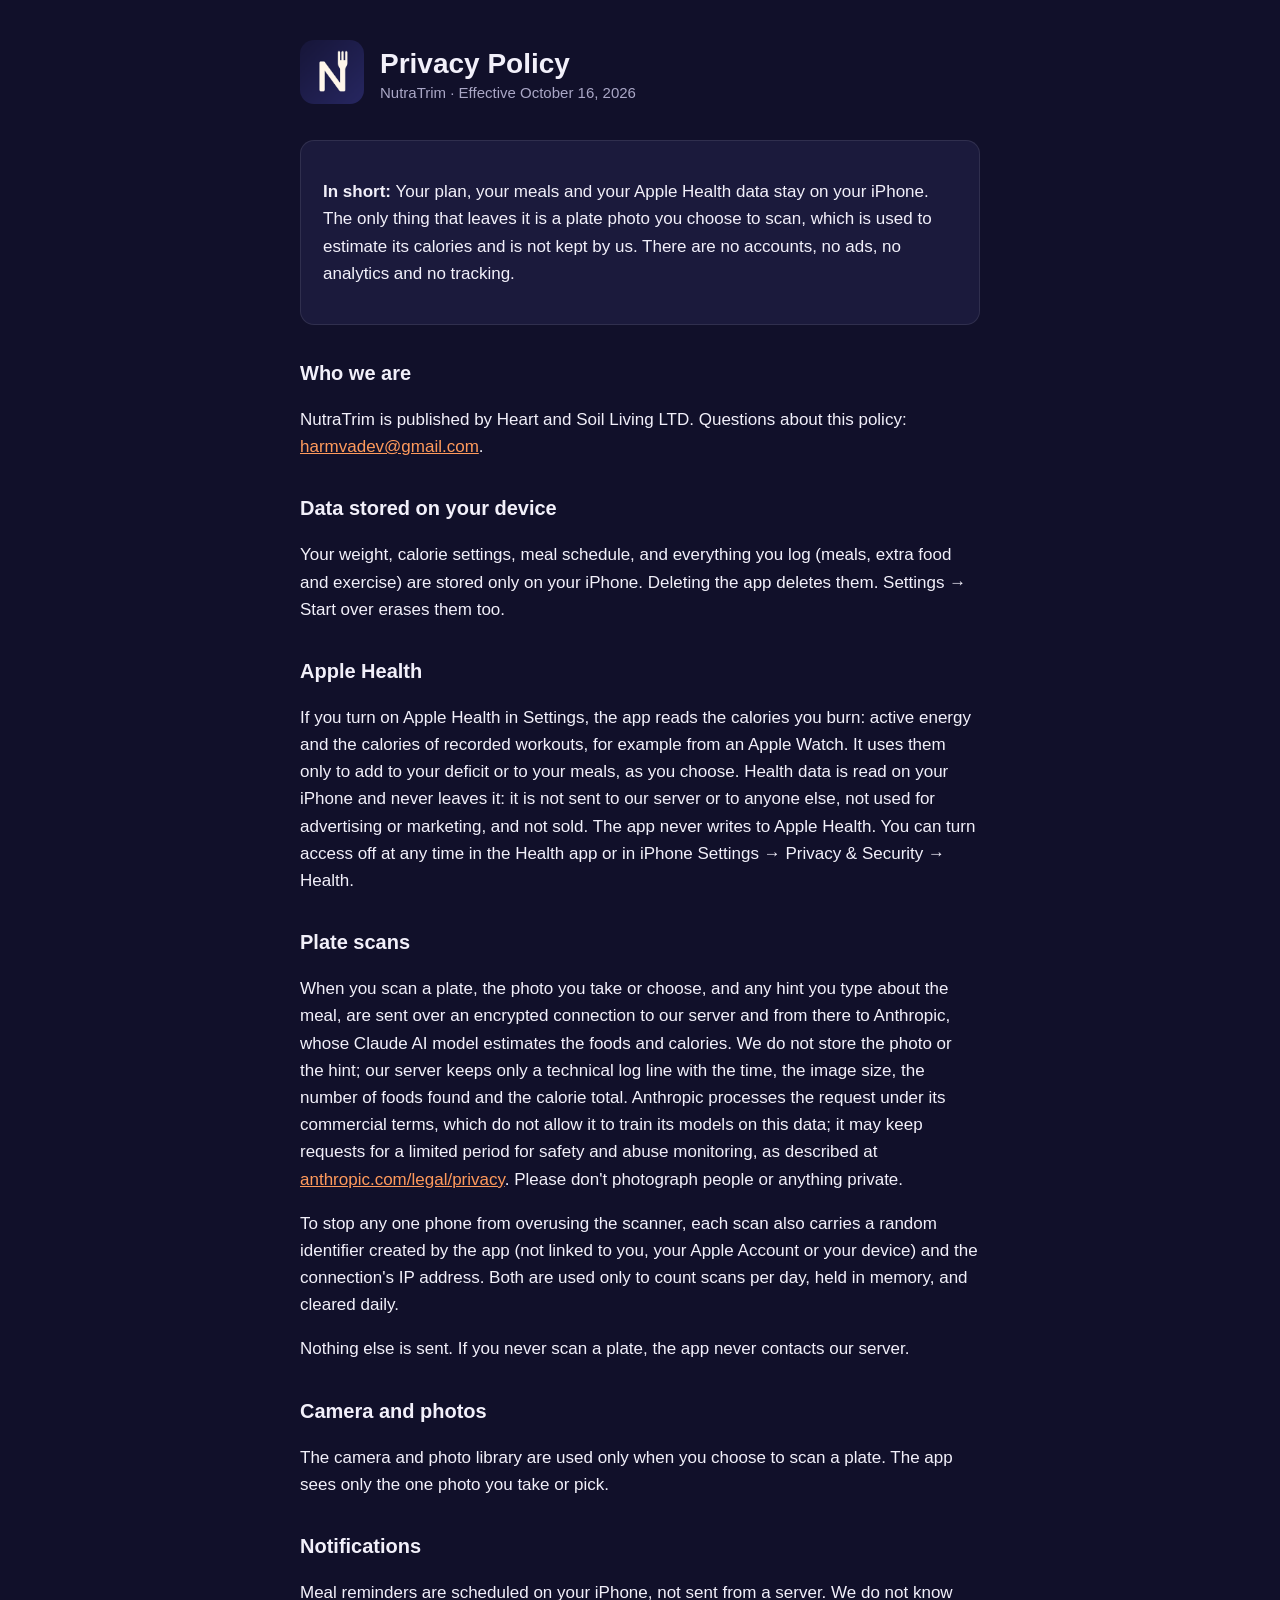
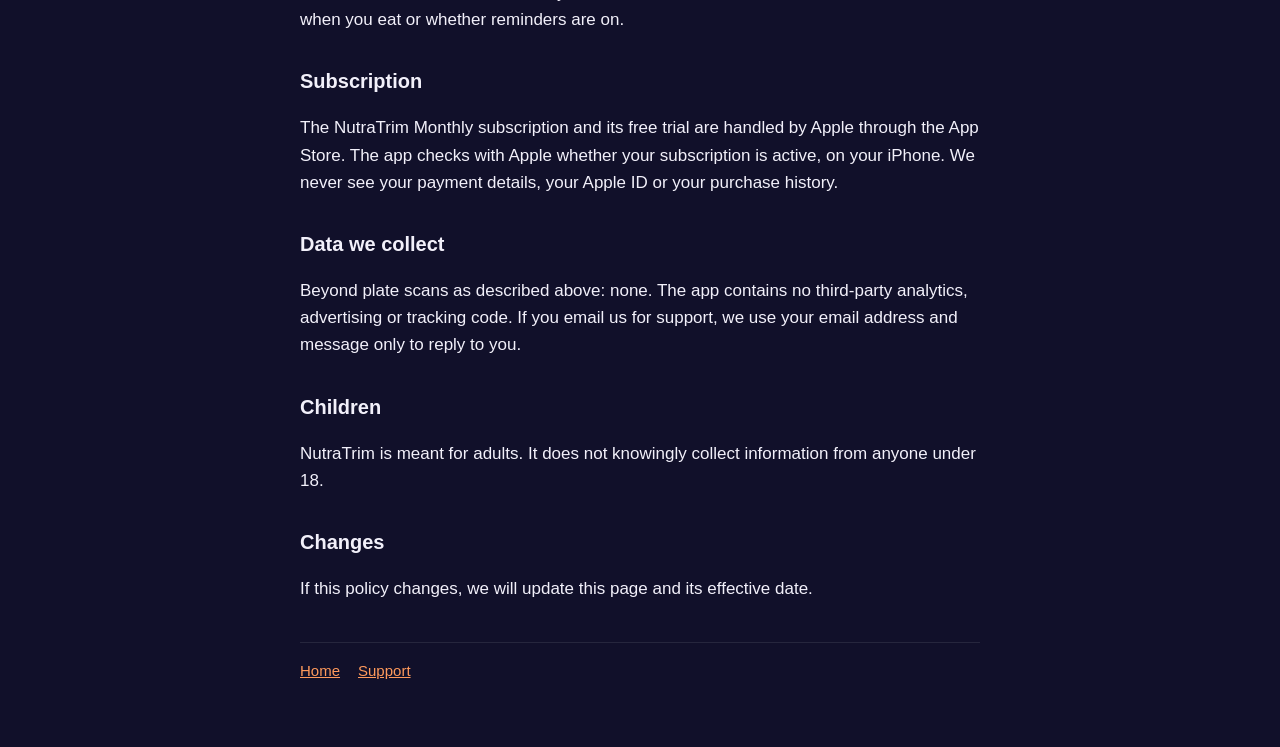
<file: privacy.html>
<!doctype html>
<html lang="en"><head><meta charset="utf-8"><meta name="viewport" content="width=device-width, initial-scale=1">
<title>NutraTrim Privacy Policy</title><link rel="icon" href="icon.png"><link rel="stylesheet" href="style.css"></head>
<body><main>
<header><a href="index.html"><img src="icon.png" alt="NutraTrim"></a><div><h1>Privacy Policy</h1><div class="muted">NutraTrim · Effective October 16, 2026</div></div></header>
<div class="card"><p><strong>In short:</strong> Your plan, your meals and your Apple Health data stay on your iPhone. The only thing that leaves it is a plate photo you choose to scan, which is used to estimate its calories and is not kept by us. There are no accounts, no ads, no analytics and no tracking.</p></div>

<h2>Who we are</h2>
<p>NutraTrim is published by Heart and Soil Living LTD. Questions about this policy: <a href="mailto:harmvadev@gmail.com">harmvadev@gmail.com</a>.</p>

<h2>Data stored on your device</h2>
<p>Your weight, calorie settings, meal schedule, and everything you log (meals, extra food and exercise) are stored only on your iPhone. Deleting the app deletes them. Settings → Start over erases them too.</p>

<h2>Apple Health</h2>
<p>If you turn on Apple Health in Settings, the app reads the calories you burn: active energy and the calories of recorded workouts, for example from an Apple Watch. It uses them only to add to your deficit or to your meals, as you choose. Health data is read on your iPhone and never leaves it: it is not sent to our server or to anyone else, not used for advertising or marketing, and not sold. The app never writes to Apple Health. You can turn access off at any time in the Health app or in iPhone Settings → Privacy &amp; Security → Health.</p>

<h2>Plate scans</h2>
<p>When you scan a plate, the photo you take or choose, and any hint you type about the meal, are sent over an encrypted connection to our server and from there to Anthropic, whose Claude AI model estimates the foods and calories. We do not store the photo or the hint; our server keeps only a technical log line with the time, the image size, the number of foods found and the calorie total. Anthropic processes the request under its commercial terms, which do not allow it to train its models on this data; it may keep requests for a limited period for safety and abuse monitoring, as described at <a href="https://www.anthropic.com/legal/privacy">anthropic.com/legal/privacy</a>. Please don't photograph people or anything private.</p>
<p>To stop any one phone from overusing the scanner, each scan also carries a random identifier created by the app (not linked to you, your Apple Account or your device) and the connection's IP address. Both are used only to count scans per day, held in memory, and cleared daily.</p>
<p>Nothing else is sent. If you never scan a plate, the app never contacts our server.</p>

<h2>Camera and photos</h2>
<p>The camera and photo library are used only when you choose to scan a plate. The app sees only the one photo you take or pick.</p>

<h2>Notifications</h2>
<p>Meal reminders are scheduled on your iPhone, not sent from a server. We do not know when you eat or whether reminders are on.</p>

<h2>Subscription</h2>
<p>The NutraTrim Monthly subscription and its free trial are handled by Apple through the App Store. The app checks with Apple whether your subscription is active, on your iPhone. We never see your payment details, your Apple ID or your purchase history.</p>

<h2>Data we collect</h2>
<p>Beyond plate scans as described above: none. The app contains no third-party analytics, advertising or tracking code. If you email us for support, we use your email address and message only to reply to you.</p>

<h2>Children</h2>
<p>NutraTrim is meant for adults. It does not knowingly collect information from anyone under 18.</p>

<h2>Changes</h2>
<p>If this policy changes, we will update this page and its effective date.</p>
<nav><a href="index.html">Home</a><a href="support.html">Support</a></nav>
</main></body></html>
</file>
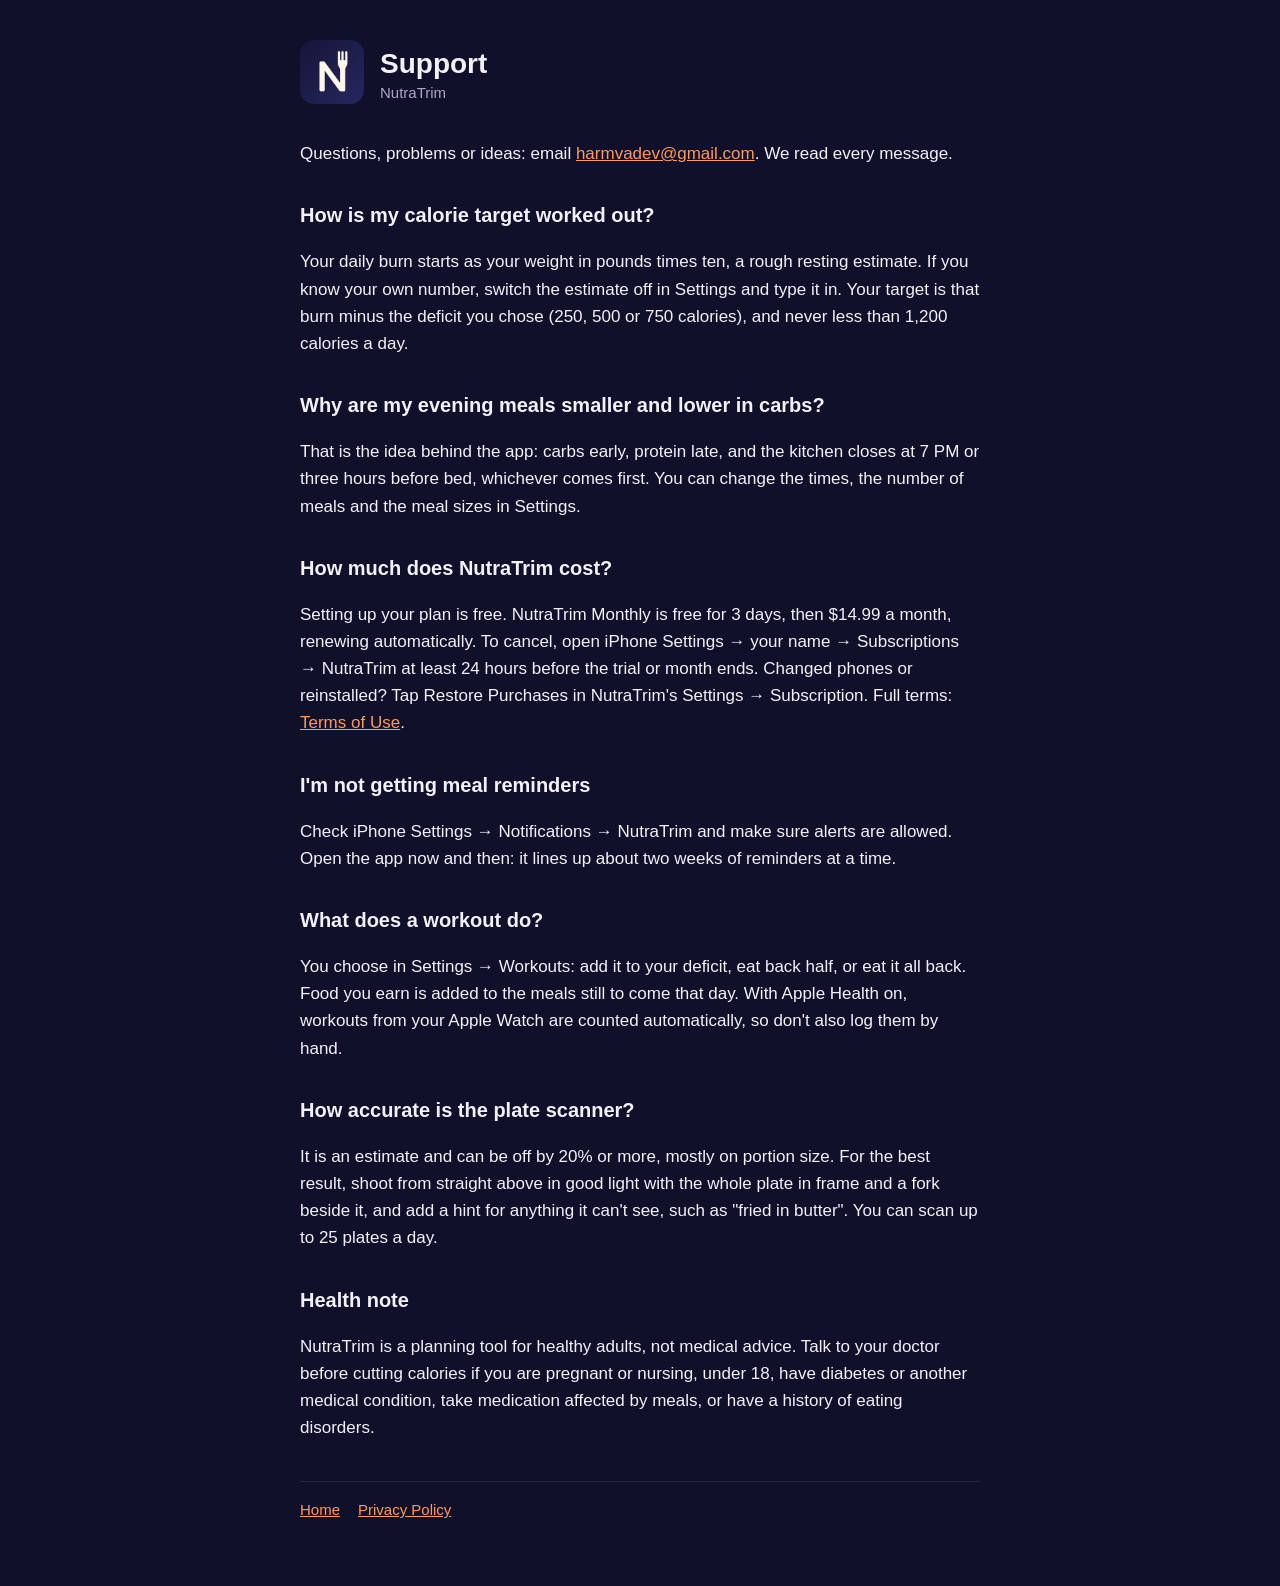
<file: support.html>
<!doctype html>
<html lang="en"><head><meta charset="utf-8"><meta name="viewport" content="width=device-width, initial-scale=1">
<title>NutraTrim Support</title><link rel="icon" href="icon.png"><link rel="stylesheet" href="style.css"></head>
<body><main>
<header><a href="index.html"><img src="icon.png" alt="NutraTrim"></a><div><h1>Support</h1><div class="muted">NutraTrim</div></div></header>
<p>Questions, problems or ideas: email <a href="mailto:harmvadev@gmail.com">harmvadev@gmail.com</a>. We read every message.</p>

<h2>How is my calorie target worked out?</h2>
<p>Your daily burn starts as your weight in pounds times ten, a rough resting estimate. If you know your own number, switch the estimate off in Settings and type it in. Your target is that burn minus the deficit you chose (250, 500 or 750 calories), and never less than 1,200 calories a day.</p>

<h2>Why are my evening meals smaller and lower in carbs?</h2>
<p>That is the idea behind the app: carbs early, protein late, and the kitchen closes at 7 PM or three hours before bed, whichever comes first. You can change the times, the number of meals and the meal sizes in Settings.</p>

<h2>How much does NutraTrim cost?</h2>
<p>Setting up your plan is free. NutraTrim Monthly is free for 3 days, then $14.99 a month, renewing automatically. To cancel, open iPhone Settings → your name → Subscriptions → NutraTrim at least 24 hours before the trial or month ends. Changed phones or reinstalled? Tap Restore Purchases in NutraTrim's Settings → Subscription. Full terms: <a href="https://www.apple.com/legal/internet-services/itunes/dev/stdeula/">Terms of Use</a>.</p>

<h2>I'm not getting meal reminders</h2>
<p>Check iPhone Settings → Notifications → NutraTrim and make sure alerts are allowed. Open the app now and then: it lines up about two weeks of reminders at a time.</p>

<h2>What does a workout do?</h2>
<p>You choose in Settings → Workouts: add it to your deficit, eat back half, or eat it all back. Food you earn is added to the meals still to come that day. With Apple Health on, workouts from your Apple Watch are counted automatically, so don't also log them by hand.</p>

<h2>How accurate is the plate scanner?</h2>
<p>It is an estimate and can be off by 20% or more, mostly on portion size. For the best result, shoot from straight above in good light with the whole plate in frame and a fork beside it, and add a hint for anything it can't see, such as "fried in butter". You can scan up to 25 plates a day.</p>

<h2>Health note</h2>
<p>NutraTrim is a planning tool for healthy adults, not medical advice. Talk to your doctor before cutting calories if you are pregnant or nursing, under 18, have diabetes or another medical condition, take medication affected by meals, or have a history of eating disorders.</p>
<nav><a href="index.html">Home</a><a href="privacy.html">Privacy Policy</a></nav>
</main></body></html>
</file>
<file: style.css>
:root { color-scheme: dark; --bg:#11102a; --fg:#f2f0fa; --muted:#aaa7c6; --accent:#ff9a5c; --card:#1b1a3c; --line:rgba(255,255,255,.09); }
* { box-sizing: border-box; }
body { margin:0; background:var(--bg); color:var(--fg); font:17px/1.6 -apple-system, BlinkMacSystemFont, "Segoe UI", Roboto, sans-serif; }
main { max-width: 720px; margin: 0 auto; padding: 40px 20px 64px; }
header { display:flex; align-items:center; gap:16px; margin-bottom:28px; }
header img { width:64px; height:64px; border-radius:14px; }
header a { color:inherit; text-decoration:none; }
h1 { font-size:28px; margin:0; line-height:1.2; }
h2 { font-size:20px; margin:32px 0 8px; }
p, li { color:var(--fg); }
.muted { color:var(--muted); font-size:15px; }
a { color:var(--accent); }
.card { background:var(--card); border:1px solid var(--line); border-radius:14px; padding:20px 22px; margin:18px 0; }
nav { margin-top:40px; padding-top:16px; border-top:1px solid var(--line); font-size:15px; }
nav a { margin-right:18px; }
</file>
